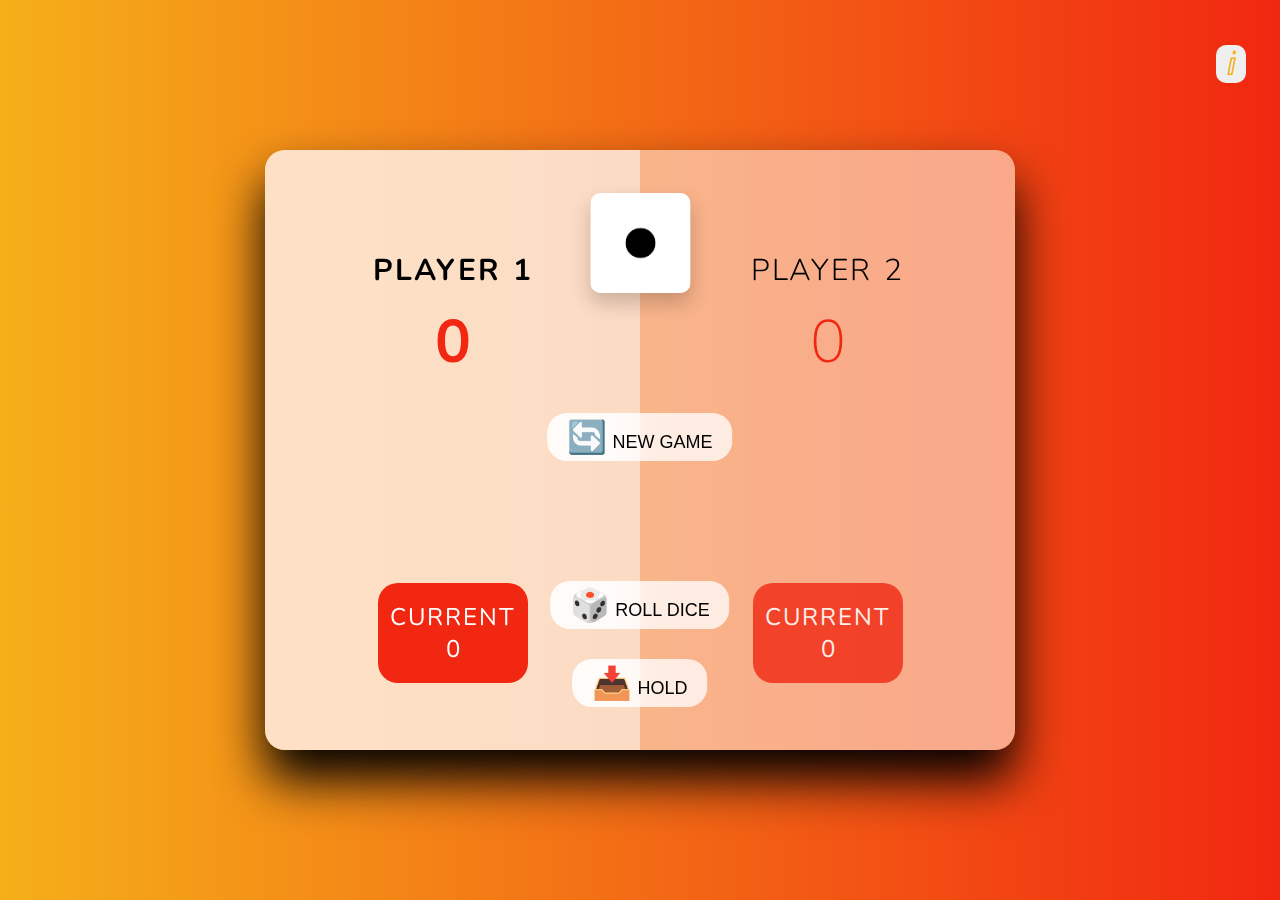
<file: index.html>
<!DOCTYPE html>
<html lang="en">
  <head>
    <meta charset="UTF-8" />
    <meta name="viewport" content="width=device-width, initial-scale=1.0" />
    <meta http-equiv="X-UA-Compatible" content="ie=edge" />
    <link rel="stylesheet" href="my_style.css" />
    <title>Pig Game</title>
  </head>
  <body>
    <main>
      <!-- playerWinner-->
      <section class="playerWindow player1 playerActive">
        <h2 class="playerName" id="name2">Player 1</h2>
        <p class="playerScore" id="score1">0</p>
        <div class="currentWindow">
          <p class="currentLabel">Current</p>
          <p class="currentScore" id="current1">0</p>
        </div>
      </section>
      <section class="playerWindow player2">
        <h2 class="playerName" id="name1">Player 2</h2>
        <p class="playerScore" id="score2">0</p>
        <div class="currentWindow">
          <p class="currentLabel">Current</p>
          <p class="currentScore" id="current2">0</p>
        </div>
      </section>
      <div class="miscellaneous">
        <img src="One.png" alt="Playing dice" class="dice" id="diceRoll" />
        <button class="btn newBtn">🔄 New game</button>
        <button class="btn rollBtn">🎲 Roll dice</button>
        <button class="btn holdBtn">📥 Hold</button>
      </div>
    </main>
    <div class="howToPlayModalBG hide"></div>
    <div class="howToPlayModal hide">
      <h1>🐷 Pig Game Rules</h1>
      <pre>
Goal:
Be the first player to reach 100 points.

Players:
2 players take turns.

Gameplay on a Turn:
On your turn, roll a die as many times as you like.
Each roll:
If the die shows 2-6, the number is added to your current turn score.
If the die shows 1, your turn ends immediately and your turn score becomes 0.
You can choose to "Hold" at any time:
Your current turn score is added to your total score.
Then it's the next player's turn.

Winning:
The first player to reach or exceed 100 points wins the game.
      </pre>
      <button class="exitHowToModal">&otimes;</button>
    </div>
    <button class="howToPlay">&ii;</button>
    <script src="main.js"></script>
  </body>
</html>
</file>
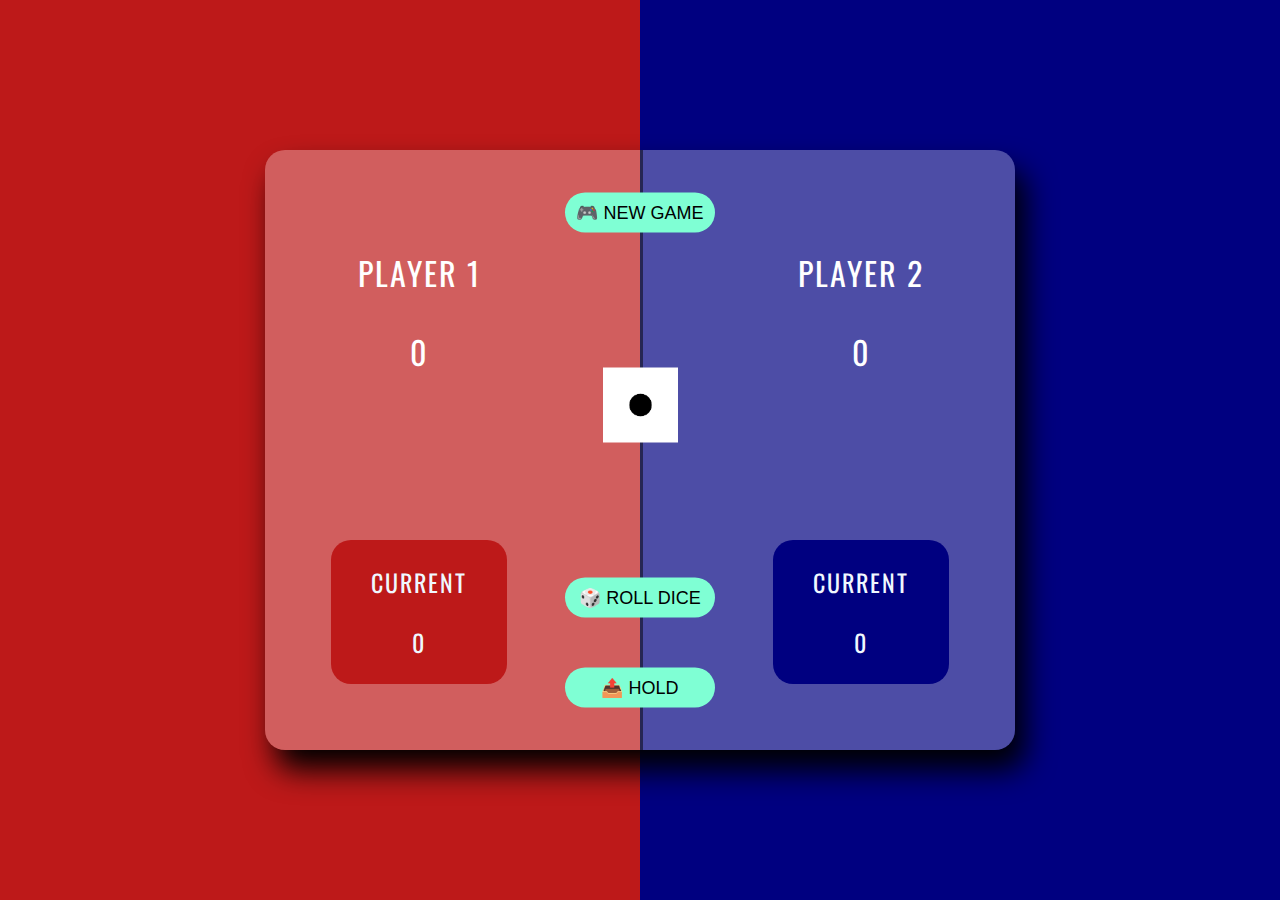
<file: main.html>
<!DOCTYPE html>
<html lang="en">
  <meta charset="UTF-8" />
  <meta name="viewport" content="width=device-width, initial-scale=1.0" />
  <head>
    <link href="style.css" rel="stylesheet" />
    <title>Pig Game</title>
  </head>
  <body>
    <h1 class="Player Wins">Player Wins!</h1>
    <div class="btns">
      <button class="newGameBtn">🎮 NEW GAME</button>
      <img class="diceLoad" id="imgs" src="One.png" width="75" height="75" />
      <div>
        <button class="rollDice">🎲 ROLL DICE</button>
        <button class="holdScore">📤 HOLD</button>
      </div>
    </div>
    <main>
      <div class="divider"></div>
      <section class="plr1">
        <div class="tscoreP1 Hide">
          <p>PLAYER 1</p>
          <p class="trueScoreP1">0</p>
        </div>
        <div class="bgPlr1 Hide">
          <p>CURRENT</p>
          <p class="currentScoreP1">0</p>
        </div>
      </section>
      <section class="plr2">
        <div class="tscoreP2 Hide">
          <p>PLAYER 2</p>
          <p class="trueScoreP2">0</p>
        </div>
        <div class="bgPlr2 Hide">
          <p>CURRENT</p>
          <p class="currentScoreP2">0</p>
        </div>
      </section>
    </main>
    <script src="main.js"></script>
  </body>
</html>
</file>
<file: my_style.css>
@import url("https://fonts.googleapis.com/css2?family=Nunito&display=swap");
* {
  margin: 0;
  padding: 0;
  box-sizing: inherit;
}
html {
  font-size: 62.5%;
  box-sizing: border-box;
}
body {
  background: linear-gradient(to left, #f12711 0%, #f5af19 100%);
  font-family: "Nunito", sans-serif;
  display: flex;
  align-items: center;
  justify-content: center;
  height: 100vh;
}
main {
  display: flex;
  position: relative;
  overflow: hidden;
  height: 60rem;
  width: 75rem;
  background: rgb(255, 255, 255, 0.5);
  backdrop-filter: blur(200px);
  border-radius: 2rem;
  filter: blur();
  box-shadow: 0 3rem 5rem;
}
.playerWindow {
  flex: 50%;
  align-items: center;
  display: flex;
  flex-direction: column;
  align-items: center;
}
.playerName {
  position: relative;
  padding: 10rem 10rem 0 10rem;
  font-size: 3rem;
  margin-bottom: 1rem;
  letter-spacing: 2px;
  word-spacing: 2px;
  text-transform: uppercase;
  font-weight: 300;
  align-items: center;
  transition: all 1s;
}
.howToPlayModal {
  position: absolute;
  top: 50%;
  left: 50%;
  transform: translate(-50%, -50%);
  background-color: white;
  z-index: 10;
  height: 70vh;
  width: 60vw;
  padding: 3rem;
  border-radius: 5rem;
  word-wrap: break-word;
  box-sizing: border-box;
  overflow: hidden;
}
.howToPlayModal h1 {
  text-align: center;
  text-transform: uppercase;
  font-weight: bolder;
}
.howToPlayModal pre {
  font-size: x-large;
}
.howToPlayModal button {
  z-index: 10;
  position: absolute;
  top: 5%;
  right: 5%;
  font-size: xx-large;
  border: none;
  color: #f12711;
  background-color: white;
  width: 70px;
  border-radius: 2rem;
}
.howToPlayModalBG {
  position: absolute;
  top: 0%;
  left: 0%;
  height: 100vh;
  width: 100vw;
  z-index: 5;
  backdrop-filter: blur(1.5px);
}
.hide {
  display: none;
}
.howToPlayModal button:hover {
  background-color: #f5af19;
  cursor: pointer;
}
.playerScore {
  font-size: 6rem;
  color: #f12711;
  margin-bottom: 20rem;
  font-weight: 200;
}
.currentWindow {
  display: flex;
  flex-direction: column;
  align-items: center;
  justify-content: center;
  font-size: x-large;
  background-color: #f12711;
  width: 15rem;
  height: 10rem;
  border-radius: 2rem;
  color: white;
  opacity: 0.8;
}
.currentLabel {
  text-transform: uppercase;
  letter-spacing: 2px;
}
.playerActive {
  background-color: rgb(255, 255, 255, 0.5);
}
.playerActive .playerName {
  font-weight: bolder;
}
.playerActive .playerScore {
  font-weight: bolder;
}
.playerActive .currentWindow {
  opacity: 1;
}
.howToPlay {
  position: absolute;
  top: 5%;
  left: 95%;
  font-size: xx-large;
  width: 3rem;
  border: none;
  color: #f5af19;
  border-radius: 1rem;
}
.howToPlay:hover {
  cursor: pointer;
  border-radius: 4rem;
  color: #f12711;
}
.miscellaneous {
  position: absolute;
  top: 50%;
  transform: translate(-50%, -50%);
  left: 50%;
  display: flex;
  flex-direction: column;
  align-items: center;
  justify-content: center;
  transition: all 1s;
}
.miscellaneous img {
  width: 100px;
  height: 100px;
  border-radius: 1rem;
  margin-bottom: 12rem;
  box-shadow: 0 1rem 2rem rgba(0, 0, 0, 0.2);
}
.btn {
  text-transform: uppercase;
  border: none;
  background-color: rgb(255, 255, 255, 0.5);
  backdrop-filter: blur(10px);
  font-size: large;
  padding: 0.5rem 2rem;
  border-radius: 2rem;
  transform: all 1s;
}
.rollBtn {
  margin-top: 12rem;
}
.holdBtn {
  margin-top: 3rem;
}
.btn::first-letter {
  font-size: xx-large;
  display: inline-block;
}
.btn:focus {
  outline: none;
}
.btn:hover {
  cursor: pointer;
}
.playerWinner {
  background-color: rgba(0, 0, 0, 0.7);
}
.playerWinner .playerName {
  color: #f12711;
  font-weight: bolder;
}
</file>
<file: style.css>
@import url("https://fonts.googleapis.com/css2?family=Oswald:wght@200..700&display=swap");

body {
  font-family: "Times New Roman", Times, serif;
  /* background-image: url("bgImg.png");
  background-repeat: repeat; */
  background: linear-gradient(to right, rgb(189, 25, 25) 50%, navy 50%);
}
html {
  font-size: 62.5%;
}
h1 {
  font-family: "Times New Roman";
  font-size: 7rem;
  text-align: center;
  color: white;
}
.Wins {
  display: none;
}
main {
  display: flex;
  justify-content: space-evenly;
  width: 750px;
  height: 600px;
  background-color: rgba(255, 255, 255, 0.3);
  border-radius: 2rem;
  position: absolute;
  transform: translate(-50%, -50%);
  top: 50%;
  left: 50%;
  box-shadow: 1rem 2rem 3rem;
}
.divider {
  position: absolute;
  top: 0;
  bottom: 0;
  left: 50%;
  width: 3px;
  z-index: 100;
  background-color: rgba(0, 0, 0, 0.5);
}
.btns {
  position: absolute;
  top: 50%;
  left: 50%;
  z-index: 2;
  transform: translate(-50%, -50%);
  display: flex;
  flex-direction: column;
  width: fit-content;
  gap: 135px;
}
button {
  border-radius: 2rem;
  background-color: aquamarine;
  font-size: large;
  width: 150px;
  height: 40px;
  border: none;
  cursor: pointer;
}
button:hover {
  background-color: black;
  color: whitesmoke;
}
.btns div {
  display: flex;
  flex-direction: column;
  gap: 50px;
}
main p {
  text-align: center;
}
.plr1 {
  display: flex;
  flex-direction: column;
  justify-content: space-around;
}
.plr2 {
  margin-left: 200px;
  display: flex;
  flex-direction: column;
  justify-content: space-around;
}
.bgPlr2 {
  font-size: x-large;
  letter-spacing: 2px;
  font-family: "Oswald";
  border-radius: 2rem;
  color: aliceblue;
  background-color: navy;
  padding: 0 40px;
}
.bgPlr1 {
  font-size: x-large;
  font-family: "Oswald";
  letter-spacing: 2px;
  border-radius: 2rem;
  color: aliceblue;
  background-color: rgb(189, 25, 25);
  padding: 0 40px;
}
.tscoreP1 {
  font-size: xx-large;
  color: white;
  font-family: "Oswald";
  letter-spacing: 2px;
  border-radius: 2rem;
}
.tscoreP2 {
  font-size: xx-large;
  color: white;
  font-family: "Oswald";
  letter-spacing: 2px;
  border-radius: 2rem;
}
.Hide {
  color: black;
  background-color: gray;
  opacity: 0.5;
}
img {
  margin-left: 25%;
}
</file>
